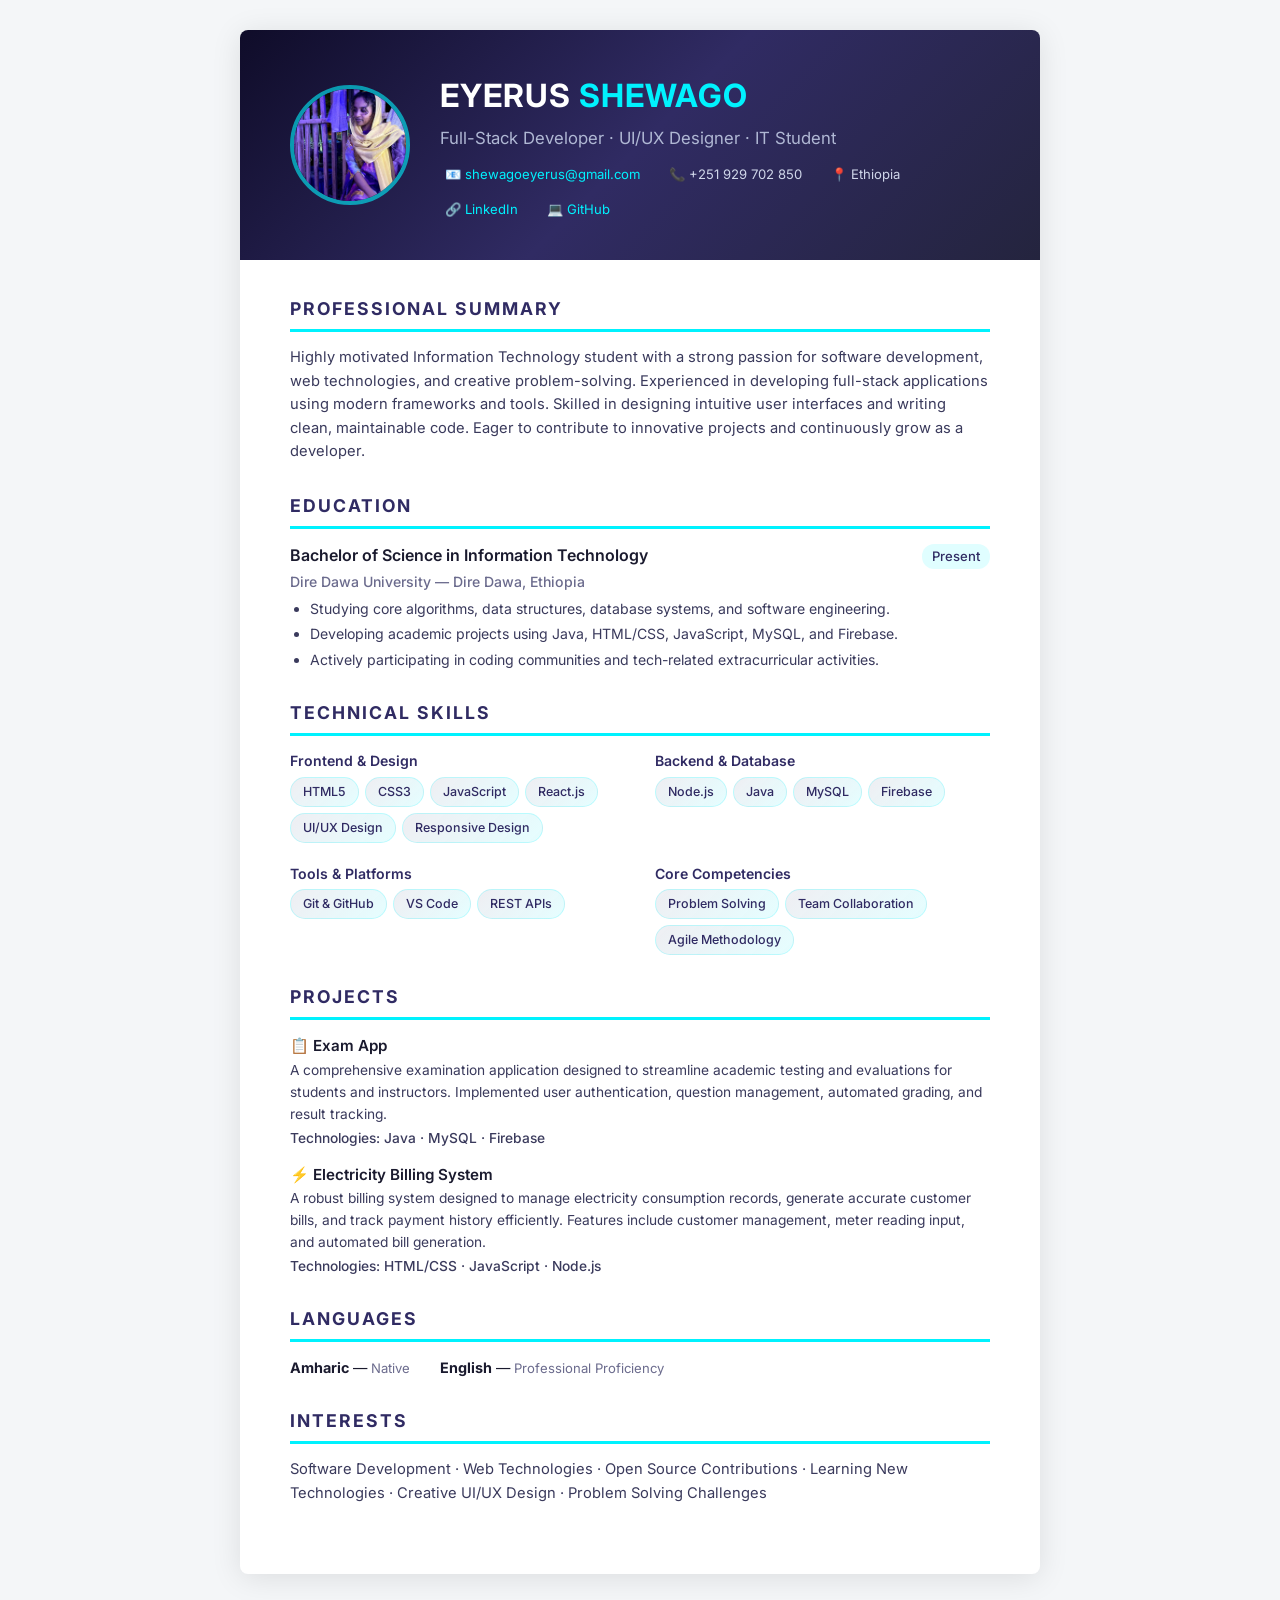
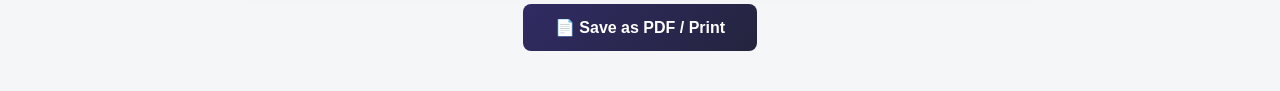
<file: cv.html>
<!DOCTYPE html>
<html lang="en">
<head>
  <meta charset="UTF-8">
  <meta name="viewport" content="width=device-width, initial-scale=1.0">
  <title>Eyerus Shewago - CV / Resume</title>
  <link href="https://fonts.googleapis.com/css2?family=Inter:wght@300;400;500;600;700&display=swap" rel="stylesheet">
  <style>
    *, *::before, *::after {
      margin: 0;
      padding: 0;
      box-sizing: border-box;
    }

    body {
      font-family: 'Inter', sans-serif;
      background: #f4f6f8;
      color: #1a1a2e;
      line-height: 1.6;
      -webkit-print-color-adjust: exact;
      print-color-adjust: exact;
    }

    .cv-page {
      max-width: 800px;
      margin: 30px auto;
      background: #ffffff;
      box-shadow: 0 4px 30px rgba(0,0,0,0.1);
      border-radius: 8px;
      overflow: hidden;
    }

    @media print {
      body { background: #fff; margin: 0; }
      .cv-page { box-shadow: none; margin: 0; border-radius: 0; max-width: 100%; }
      .no-print { display: none !important; }
    }

    /* ── Header ── */
    .cv-header {
      background: linear-gradient(135deg, #0f0c29, #302b63, #24243e);
      color: #ffffff;
      padding: 40px 50px;
      display: flex;
      align-items: center;
      gap: 30px;
    }

    .cv-photo {
      width: 120px;
      height: 120px;
      border-radius: 50%;
      border: 4px solid rgba(0, 242, 254, 0.6);
      object-fit: cover;
      flex-shrink: 0;
    }

    .cv-header-text h1 {
      font-size: 2rem;
      font-weight: 700;
      letter-spacing: 1px;
      margin-bottom: 4px;
    }

    .cv-header-text h1 span {
      color: #00f2fe;
    }

    .cv-header-text .tagline {
      font-size: 1.05rem;
      font-weight: 400;
      color: #b0b8d4;
      margin-bottom: 12px;
    }

    .cv-contact-row {
      display: flex;
      flex-wrap: wrap;
      gap: 14px 24px;
      font-size: 0.82rem;
      color: #d0d7ea;
    }

    .cv-contact-row a {
      color: #00f2fe;
      text-decoration: none;
    }

    .cv-contact-row span::before {
      content: attr(data-icon);
      margin-right: 5px;
    }

    /* ── Body ── */
    .cv-body {
      padding: 35px 50px 40px;
    }

    .cv-section {
      margin-bottom: 28px;
    }

    .cv-section-title {
      font-size: 1.1rem;
      font-weight: 700;
      text-transform: uppercase;
      letter-spacing: 2px;
      color: #302b63;
      border-bottom: 3px solid #00f2fe;
      padding-bottom: 6px;
      margin-bottom: 14px;
    }

    .cv-section p {
      font-size: 0.92rem;
      color: #3a3a5c;
    }

    /* ── Experience / Education items ── */
    .cv-item {
      margin-bottom: 18px;
    }

    .cv-item-header {
      display: flex;
      justify-content: space-between;
      align-items: baseline;
      flex-wrap: wrap;
      margin-bottom: 2px;
    }

    .cv-item-title {
      font-size: 1rem;
      font-weight: 600;
      color: #1a1a2e;
    }

    .cv-item-date {
      font-size: 0.82rem;
      font-weight: 500;
      color: #302b63;
      background: rgba(0, 242, 254, 0.12);
      padding: 2px 10px;
      border-radius: 12px;
    }

    .cv-item-subtitle {
      font-size: 0.88rem;
      font-weight: 500;
      color: #6b6b8d;
      margin-bottom: 4px;
    }

    .cv-item p, .cv-item ul {
      font-size: 0.88rem;
      color: #3a3a5c;
    }

    .cv-item ul {
      padding-left: 20px;
    }

    .cv-item ul li {
      margin-bottom: 3px;
    }

    /* ── Skills Grid ── */
    .skills-grid {
      display: grid;
      grid-template-columns: 1fr 1fr;
      gap: 10px 30px;
    }

    .skill-category h4 {
      font-size: 0.88rem;
      font-weight: 600;
      color: #302b63;
      margin-bottom: 4px;
    }

    .skill-tags {
      display: flex;
      flex-wrap: wrap;
      gap: 6px;
    }

    .skill-tag {
      font-size: 0.78rem;
      background: linear-gradient(135deg, rgba(48,43,99,0.08), rgba(0,242,254,0.1));
      color: #302b63;
      padding: 4px 12px;
      border-radius: 20px;
      font-weight: 500;
      border: 1px solid rgba(0,242,254,0.2);
    }

    /* ── Projects ── */
    .project-entry {
      margin-bottom: 14px;
    }

    .project-entry h4 {
      font-size: 0.95rem;
      font-weight: 600;
      color: #1a1a2e;
    }

    .project-entry p {
      font-size: 0.86rem;
      color: #3a3a5c;
    }

    .project-tech {
      font-size: 0.78rem;
      color: #302b63;
      font-weight: 500;
      margin-top: 2px;
    }

    /* ── Languages ── */
    .languages-list {
      display: flex;
      gap: 30px;
    }

    .languages-list div {
      font-size: 0.9rem;
    }

    .languages-list strong {
      color: #1a1a2e;
    }

    .languages-list span {
      color: #6b6b8d;
      font-size: 0.82rem;
    }

    /* ── Print Button ── */
    .print-btn {
      display: block;
      max-width: 250px;
      margin: 20px auto 40px;
      padding: 14px 32px;
      background: linear-gradient(135deg, #302b63, #24243e);
      color: #fff;
      border: none;
      border-radius: 8px;
      font-size: 1rem;
      font-weight: 600;
      cursor: pointer;
      text-align: center;
      transition: transform 0.2s, box-shadow 0.2s;
    }

    .print-btn:hover {
      transform: translateY(-2px);
      box-shadow: 0 6px 20px rgba(48,43,99,0.3);
    }

    /* ── Responsive ── */
    @media (max-width: 600px) {
      .cv-header { flex-direction: column; text-align: center; padding: 30px 25px; }
      .cv-body { padding: 25px; }
      .skills-grid { grid-template-columns: 1fr; }
      .cv-contact-row { justify-content: center; }
      .cv-item-header { flex-direction: column; }
    }
  </style>
</head>
<body>

  <div class="cv-page">
    <!-- Header -->
    <div class="cv-header">
      <img src="jerry.jpg" alt="Eyerus Shewago" class="cv-photo">
      <div class="cv-header-text">
        <h1>EYERUS <span>SHEWAGO</span></h1>
        <p class="tagline">Full-Stack Developer · UI/UX Designer · IT Student</p>
        <div class="cv-contact-row">
          <span>📧 <a href="mailto:shewagoeyerus@gmail.com">shewagoeyerus@gmail.com</a></span>
          <span>📞 +251 929 702 850</span>
          <span>📍 Ethiopia</span>
          <span>🔗 <a href="https://linkedin.com/in/eyerus-shewago" target="_blank">LinkedIn</a></span>
          <span>💻 <a href="https://github.com/eyerus-shewago" target="_blank">GitHub</a></span>
        </div>
      </div>
    </div>

    <!-- Body -->
    <div class="cv-body">

      <!-- Professional Summary -->
      <div class="cv-section">
        <h2 class="cv-section-title">Professional Summary</h2>
        <p>
          Highly motivated Information Technology student with a strong passion for software development, web technologies, and creative problem-solving. Experienced in developing full-stack applications using modern frameworks and tools. Skilled in designing intuitive user interfaces and writing clean, maintainable code. Eager to contribute to innovative projects and continuously grow as a developer.
        </p>
      </div>

      <!-- Education -->
      <div class="cv-section">
        <h2 class="cv-section-title">Education</h2>
        <div class="cv-item">
          <div class="cv-item-header">
            <span class="cv-item-title">Bachelor of Science in Information Technology</span>
            <span class="cv-item-date">Present</span>
          </div>
          <div class="cv-item-subtitle">Dire Dawa University — Dire Dawa, Ethiopia</div>
          <ul>
            <li>Studying core algorithms, data structures, database systems, and software engineering.</li>
            <li>Developing academic projects using Java, HTML/CSS, JavaScript, MySQL, and Firebase.</li>
            <li>Actively participating in coding communities and tech-related extracurricular activities.</li>
          </ul>
        </div>
      </div>

      <!-- Technical Skills -->
      <div class="cv-section">
        <h2 class="cv-section-title">Technical Skills</h2>
        <div class="skills-grid">
          <div class="skill-category">
            <h4>Frontend & Design</h4>
            <div class="skill-tags">
              <span class="skill-tag">HTML5</span>
              <span class="skill-tag">CSS3</span>
              <span class="skill-tag">JavaScript</span>
              <span class="skill-tag">React.js</span>
              <span class="skill-tag">UI/UX Design</span>
              <span class="skill-tag">Responsive Design</span>
            </div>
          </div>
          <div class="skill-category">
            <h4>Backend & Database</h4>
            <div class="skill-tags">
              <span class="skill-tag">Node.js</span>
              <span class="skill-tag">Java</span>
              <span class="skill-tag">MySQL</span>
              <span class="skill-tag">Firebase</span>
            </div>
          </div>
          <div class="skill-category" style="margin-top: 10px;">
            <h4>Tools & Platforms</h4>
            <div class="skill-tags">
              <span class="skill-tag">Git & GitHub</span>
              <span class="skill-tag">VS Code</span>
              <span class="skill-tag">REST APIs</span>
            </div>
          </div>
          <div class="skill-category" style="margin-top: 10px;">
            <h4>Core Competencies</h4>
            <div class="skill-tags">
              <span class="skill-tag">Problem Solving</span>
              <span class="skill-tag">Team Collaboration</span>
              <span class="skill-tag">Agile Methodology</span>
            </div>
          </div>
        </div>
      </div>

      <!-- Projects -->
      <div class="cv-section">
        <h2 class="cv-section-title">Projects</h2>

        <div class="project-entry">
          <h4>📋 Exam App</h4>
          <p>A comprehensive examination application designed to streamline academic testing and evaluations for students and instructors. Implemented user authentication, question management, automated grading, and result tracking.</p>
          <p class="project-tech">Technologies: Java · MySQL · Firebase</p>
        </div>

        <div class="project-entry">
          <h4>⚡ Electricity Billing System</h4>
          <p>A robust billing system designed to manage electricity consumption records, generate accurate customer bills, and track payment history efficiently. Features include customer management, meter reading input, and automated bill generation.</p>
          <p class="project-tech">Technologies: HTML/CSS · JavaScript · Node.js</p>
        </div>
      </div>

      <!-- Languages -->
      <div class="cv-section">
        <h2 class="cv-section-title">Languages</h2>
        <div class="languages-list">
          <div><strong>Amharic</strong> — <span>Native</span></div>
          <div><strong>English</strong> — <span>Professional Proficiency</span></div>
        </div>
      </div>

      <!-- Interests -->
      <div class="cv-section">
        <h2 class="cv-section-title">Interests</h2>
        <p>Software Development · Web Technologies · Open Source Contributions · Learning New Technologies · Creative UI/UX Design · Problem Solving Challenges</p>
      </div>

    </div>
  </div>

  <!-- Print / Save as PDF Button -->
  <button class="print-btn no-print" onclick="window.print()">📄 Save as PDF / Print</button>

</body>
</html>
</file>
